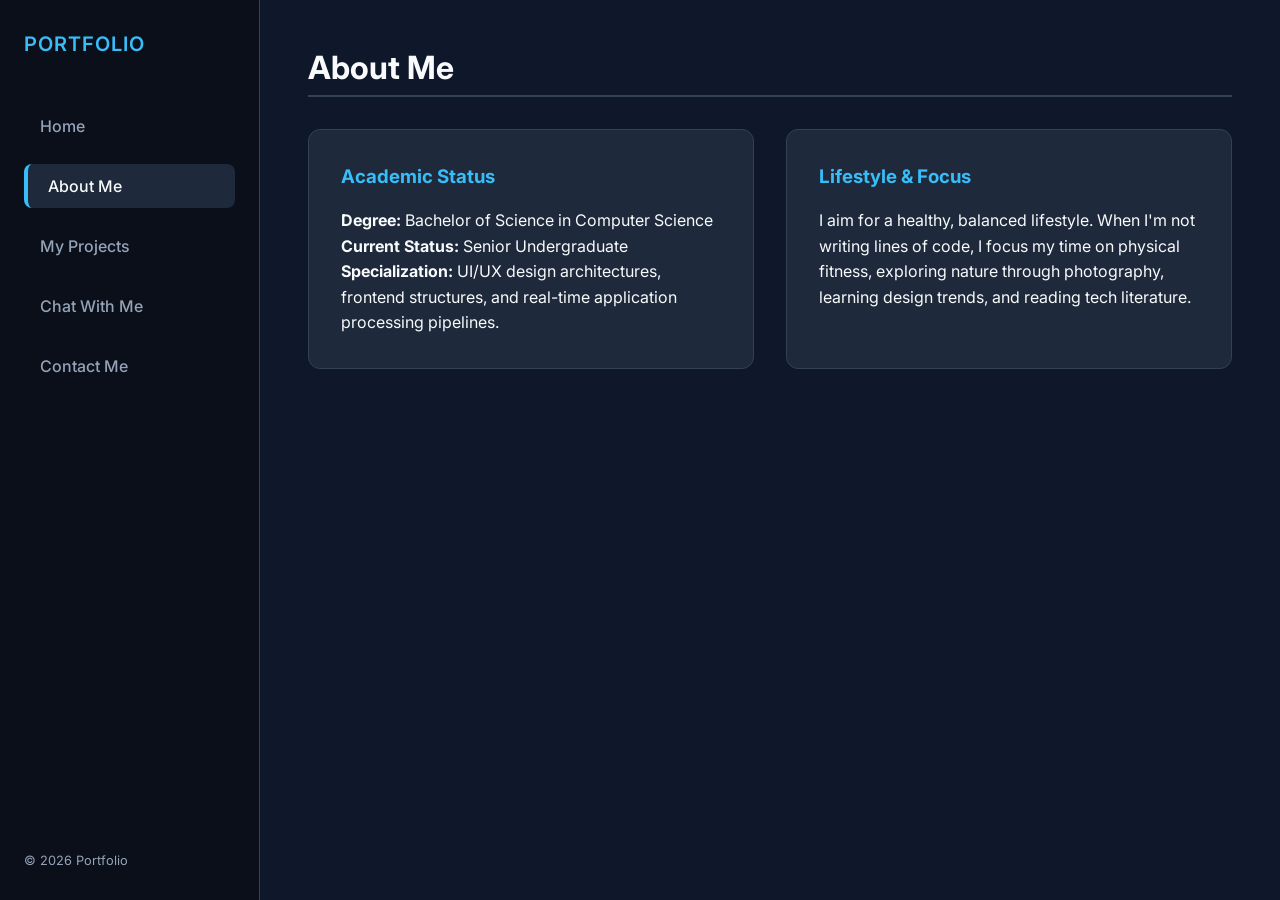
<file: about.html>
<!DOCTYPE html>
<html lang="en">
<head>
    <meta charset="UTF-8">
    <meta name="viewport" content="width=device-width, initial-scale=1.0">
    <title>About Me | My Portfolio</title>
    <link rel="stylesheet" href="style.css">
    <link href="https://fonts.googleapis.com/css2?family=Inter:wght@300;400;600&display=swap" rel="stylesheet">
</head>
<body>

    <aside class="sidebar">
        <div class="sidebar-brand">Portfolio</div>
        <nav class="nav-links">
            <a href="index.html" class="nav-link">Home</a>
            <a href="about.html" class="nav-link active">About Me</a>
            <a href="projects.html" class="nav-link">My Projects</a>
            <a href="chat.html" class="nav-link">Chat With Me</a>
            <a href="contact.html" class="nav-link">Contact Me</a>
        </nav>
        <div class="sidebar-footer">© 2026 Portfolio</div>
    </aside>

    <main class="content-window">
        <h2>About Me</h2>
        <div class="grid-layout">
            <div class="card">
                <h3>Academic Status</h3>
                <p><strong>Degree:</strong> Bachelor of Science in Computer Science</p>
                <p><strong>Current Status:</strong> Senior Undergraduate</p>
                <p><strong>Specialization:</strong> UI/UX design architectures, frontend structures, and real-time application processing pipelines.</p>
            </div>
            <div class="card">
                <h3>Lifestyle & Focus</h3>
                <p>I aim for a healthy, balanced lifestyle. When I'm not writing lines of code, I focus my time on physical fitness, exploring nature through photography, learning design trends, and reading tech literature.</p>
            </div>
        </div>
    </main>

</body>
</html>
</file>
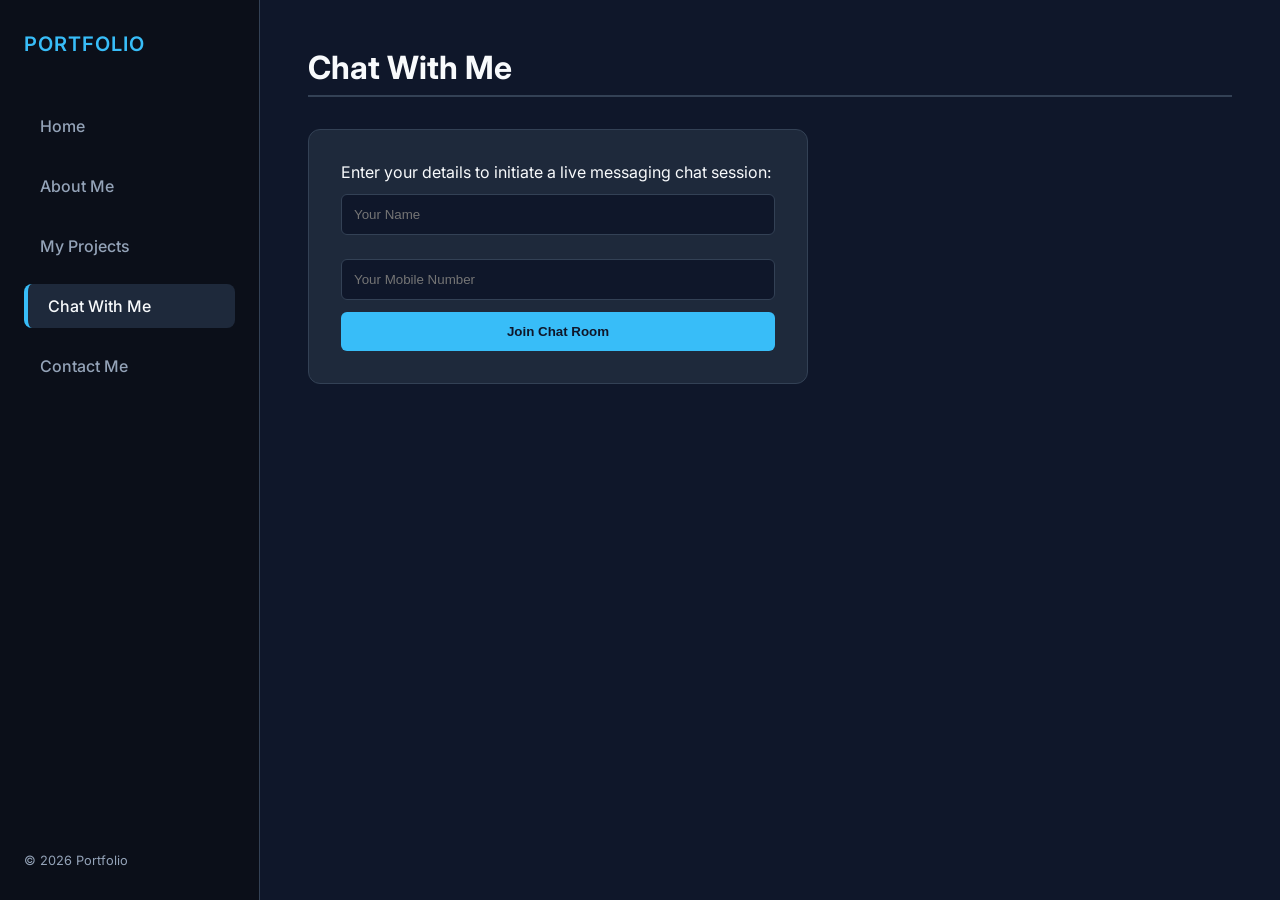
<file: contact.html>
<!DOCTYPE html>
<html lang="en">
<head>
    <meta charset="UTF-8">
    <meta name="viewport" content="width=device-width, initial-scale=1.0">
    <title>Chat | My Portfolio</title>
    <link rel="stylesheet" href="style.css">
    <link href="https://fonts.googleapis.com/css2?family=Inter:wght@300;400;600&display=swap" rel="stylesheet">
</head>
<body>

    <aside class="sidebar">
        <div class="sidebar-brand">Portfolio</div>
        <nav class="nav-links">
            <a href="index.html" class="nav-link">Home</a>
            <a href="about.html" class="nav-link">About Me</a>
            <a href="projects.html" class="nav-link">My Projects</a>
            <a href="chat.html" class="nav-link active">Chat With Me</a>
            <a href="contact.html" class="nav-link">Contact Me</a>
        </nav>
        <div class="sidebar-footer">© 2026 Portfolio</div>
    </aside>

    <main class="content-window">
        <h2>Chat With Me</h2>
        <div class="chat-container">
            
            <div id="chat-auth" class="chat-auth">
                <p>Enter your details to initiate a live messaging chat session:</p>
                <input type="text" id="chat-name" placeholder="Your Name" required>
                <input type="tel" id="chat-phone" placeholder="Your Mobile Number" required>
                <button onclick="startChat()" class="btn">Join Chat Room</button>
            </div>
            
            <div id="chat-window" class="chat-window hidden">
                <div id="chat-messages" class="chat-messages">
                    <div class="message system">System: Handshake validated. Secure connection active.</div>
                </div>
                <div class="chat-input-area">
                    <input type="text" id="message-input" placeholder="Type your message...">
                    <button onclick="sendMessage()" class="btn">Send</button>
                </div>
            </div>

        </div>
    </main>

    <script src="script.js"></script>
</body>
</html>
</file>
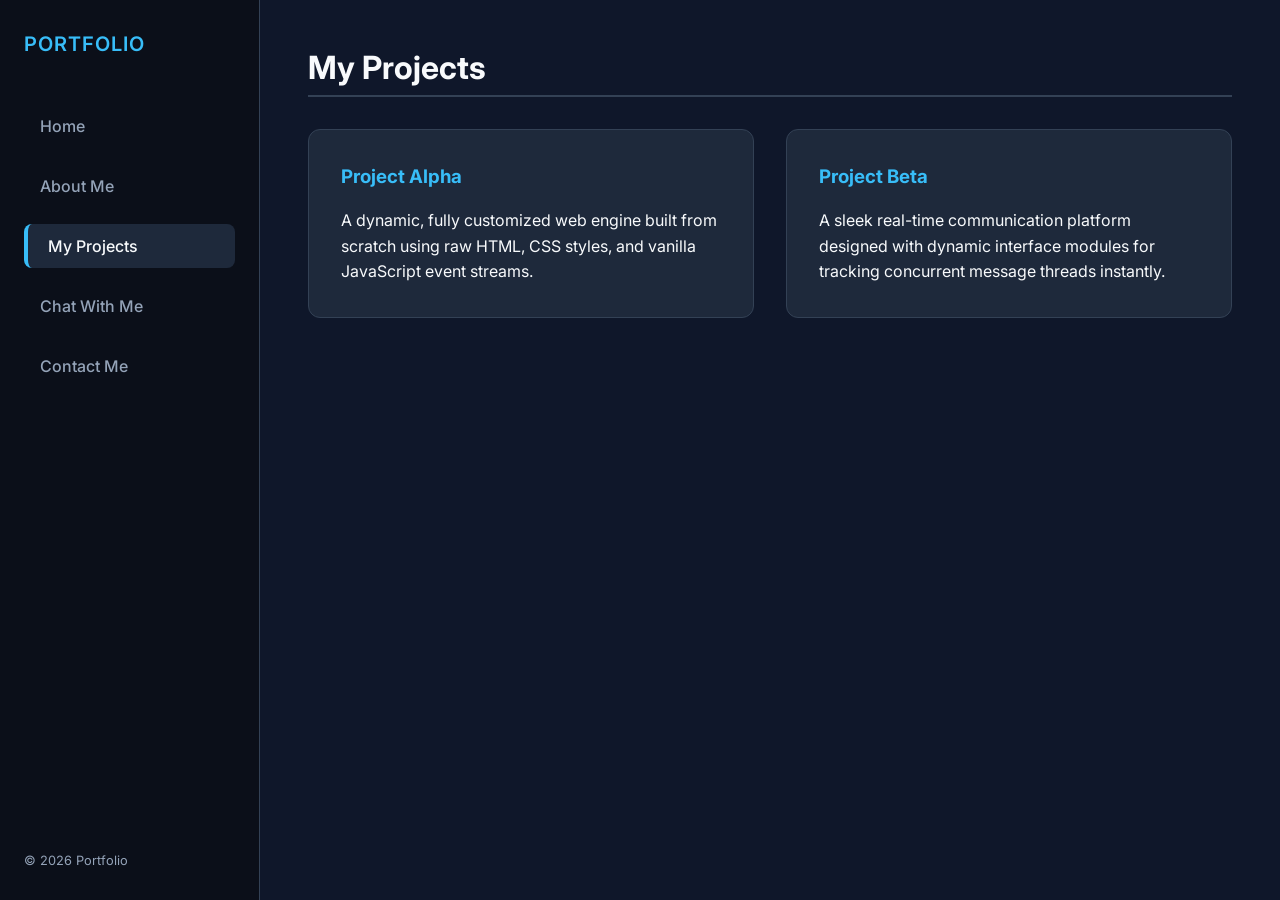
<file: projects.html>
<!DOCTYPE html>
<html lang="en">
<head>
    <meta charset="UTF-8">
    <meta name="viewport" content="width=device-width, initial-scale=1.0">
    <title>Projects | My Portfolio</title>
    <link rel="stylesheet" href="style.css">
    <link href="https://fonts.googleapis.com/css2?family=Inter:wght@300;400;600&display=swap" rel="stylesheet">
</head>
<body>

    <aside class="sidebar">
        <div class="sidebar-brand">Portfolio</div>
        <nav class="nav-links">
            <a href="index.html" class="nav-link">Home</a>
            <a href="about.html" class="nav-link">About Me</a>
            <a href="projects.html" class="nav-link active">My Projects</a>
            <a href="chat.html" class="nav-link">Chat With Me</a>
            <a href="contact.html" class="nav-link">Contact Me</a>
        </nav>
        <div class="sidebar-footer">© 2026 Portfolio</div>
    </aside>

    <main class="content-window">
        <h2>My Projects</h2>
        <div class="grid-layout">
            <div class="card project-card">
                <h3>Project Alpha</h3>
                <p>A dynamic, fully customized web engine built from scratch using raw HTML, CSS styles, and vanilla JavaScript event streams.</p>
            </div>
            <div class="card project-card">
                <h3>Project Beta</h3>
                <p>A sleek real-time communication platform designed with dynamic interface modules for tracking concurrent message threads instantly.</p>
            </div>
        </div>
    </main>

</body>
</html>
</file>
<file: style.css>
/* Global Setup & Colors */
:root {
    --bg-dark: #0f172a;
    --card-bg: #1e293b;
    --accent: #38bdf8;
    --accent-hover: #0ea5e9;
    --text-main: #f8fafc;
    --text-muted: #94a3b8;
    --sidebar-width: 260px;
}

* {
    margin: 0;
    padding: 0;
    box-sizing: border-box;
}

body {
    font-family: 'Inter', sans-serif;
    background-color: var(--bg-dark);
    color: var(--text-main);
    display: flex;
    min-height: 100vh;
}

/* Persistent Side Navigation Panel */
.sidebar {
    width: var(--sidebar-width);
    background-color: #0b0f19;
    border-right: 1px solid #334155;
    display: flex;
    flex-direction: column;
    position: fixed;
    height: 100vh;
    padding: 2rem 1.5rem;
    z-index: 10;
}

.sidebar-brand {
    font-size: 1.25rem;
    font-weight: 600;
    color: var(--accent);
    margin-bottom: 3rem;
    letter-spacing: 1px;
    text-transform: uppercase;
}

.nav-links {
    display: flex;
    flex-direction: column;
    gap: 1rem;
}

.nav-link {
    color: var(--text-muted);
    text-decoration: none;
    padding: 0.75rem 1rem;
    border-radius: 8px;
    font-weight: 500;
    transition: all 0.3s ease;
}

.nav-link:hover, .nav-link.active {
    color: var(--text-main);
    background-color: var(--card-bg);
    border-left: 4px solid var(--accent);
    padding-left: 1.25rem;
}

.sidebar-footer {
    margin-top: auto;
    font-size: 0.8rem;
    color: var(--text-muted);
}

/* Main Display Area */
.content-window {
    margin-left: var(--sidebar-width);
    flex-grow: 1;
    padding: 3rem;
    min-height: 100vh;
    animation: fadeIn 0.4s ease forwards;
}

@keyframes fadeIn {
    from { opacity: 0; transform: translateY(10px); }
    to { opacity: 1; transform: translateY(0); }
}

/* Typography & Layout Elements */
h2 { font-size: 2rem; margin-bottom: 2rem; border-bottom: 2px solid #334155; padding-bottom: 0.5rem; }
.grid-layout { display: grid; grid-template-columns: repeat(auto-fit, minmax(300px, 1fr)); gap: 2rem; }
.card { background: var(--card-bg); padding: 2rem; border-radius: 12px; border: 1px solid #334155; line-height: 1.6; }
.card h3 { margin-bottom: 1rem; color: var(--accent); }

/* 1st Page (Homepage) Specifics */
.hero-container { display: flex; align-items: center; gap: 3rem; margin-top: 2rem; }
.profile-card { text-align: center; background: var(--card-bg); padding: 2rem; border-radius: 16px; border: 1px solid #334155; box-shadow: 0 10px 25px rgba(0,0,0,0.3); }
.profile-img { width: 160px; height: 160px; border-radius: 50%; object-fit: cover; border: 3px solid var(--accent); margin-bottom: 1.5rem; }
.cursive-name { font-family: 'Dancing Script', cursive; font-size: 2.5rem; color: var(--accent); }
.intro-box h2 { font-size: 2.5rem; margin-bottom: 0.5rem; border: none; }
.tagline { color: var(--accent); font-weight: 600; margin-bottom: 1.5rem; }

/* Projects Specifics */
.project-card { transition: transform 0.3s ease; cursor: pointer; }
.project-card:hover { transform: translateY(-5px); border-color: var(--accent); }

/* Chat Webpage Specifics */
.chat-container { max-width: 500px; background: var(--card-bg); border-radius: 12px; padding: 2rem; border: 1px solid #334155; }
.chat-auth input { width: 100%; padding: 0.75rem; margin: 0.75rem 0; background: #0f172a; border: 1px solid #334155; color: white; border-radius: 6px; }
.btn { width: 100%; padding: 0.75rem; background: var(--accent); border: none; color: #0f172a; font-weight: 600; border-radius: 6px; cursor: pointer; transition: 0.2s; }
.btn:hover { background: var(--accent-hover); }
.hidden { display: none !important; }
.chat-window { display: flex; flex-direction: column; height: 350px; }
.chat-messages { flex-grow: 1; overflow-y: auto; background: #0f172a; padding: 1rem; border-radius: 6px; margin-bottom: 1rem; border: 1px solid #334155; }
.message { margin-bottom: 0.75rem; padding: 0.5rem 0.75rem; border-radius: 6px; font-size: 0.9rem; }
.message.system { color: var(--accent); font-style: italic; background: rgba(56, 189, 248, 0.1); }
.message.user { background: #334155; text-align: right; margin-left: 20%; width: fit-content; align-self: flex-end; float: right; clear: both;}
.message.incoming { background: var(--accent); color: #0f172a; margin-right: 20%; width: fit-content; clear: both;}
.chat-input-area { display: flex; gap: 0.5rem; }
.chat-input-area input { flex-grow: 1; background: #0f172a; border: 1px solid #334155; padding: 0.75rem; color: white; border-radius: 6px; }
.chat-input-area .btn { width: auto; padding: 0.75rem 1.5rem; }

/* Contact Specifics */
.social-links { display: flex; gap: 1rem; margin-top: 1.5rem; }
.social-btn { text-decoration: none; padding: 0.5rem 1.2rem; border-radius: 6px; font-weight: 600; font-size: 0.9rem; color: #fff; text-align: center; }
.linkedin { background: #0077b5; }
.github { background: #24292e; border: 1px solid #334155; }
.twitter { background: #1da1f2; }

/* Responsive Viewports */
@media (max-width: 768px) {
    body { flex-direction: column; }
    .sidebar { width: 100%; height: auto; position: relative; padding: 1rem; border-bottom: 1px solid #334155; }
    .sidebar-brand { margin-bottom: 1rem; }
    .nav-links { flex-direction: row; flex-wrap: wrap; justify-content: center; }
    .content-window { margin-left: 0; padding: 1.5rem; }
    .hero-container { flex-direction: column; text-align: center; }
}
</file>
